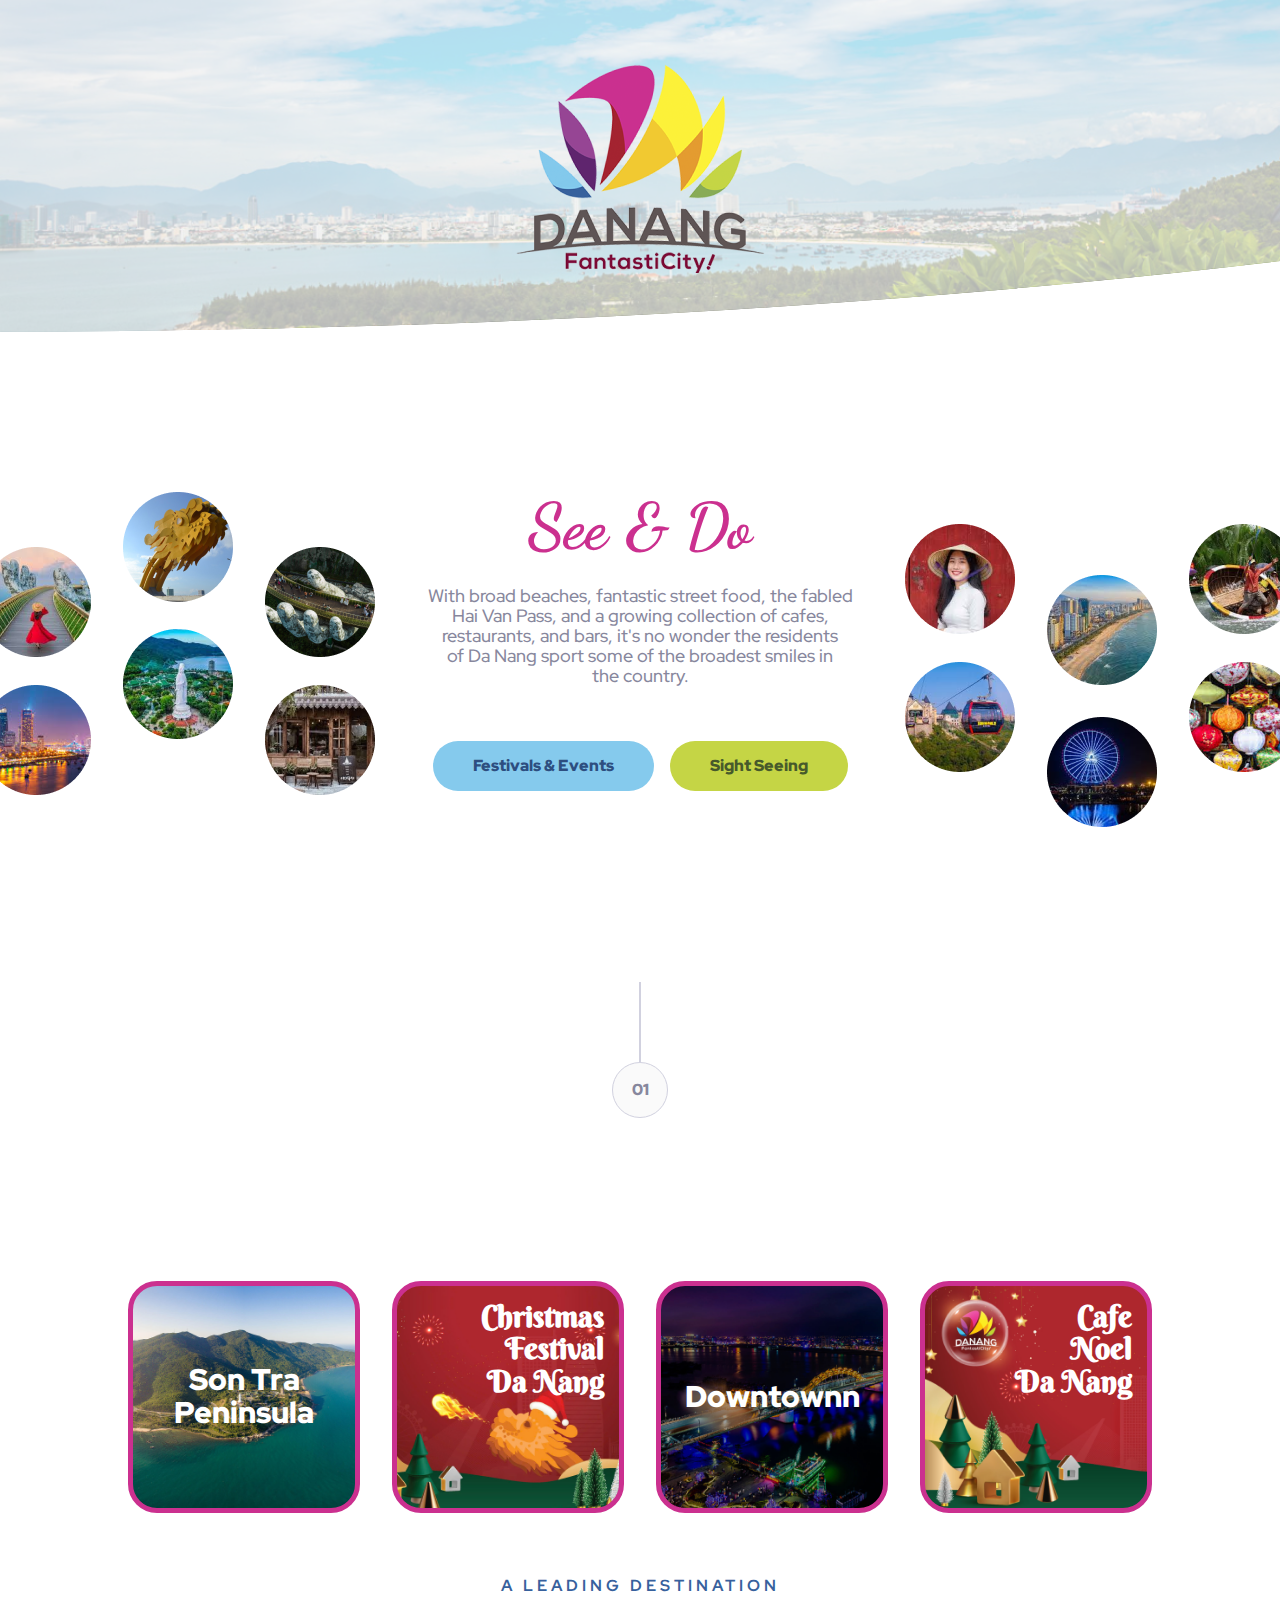
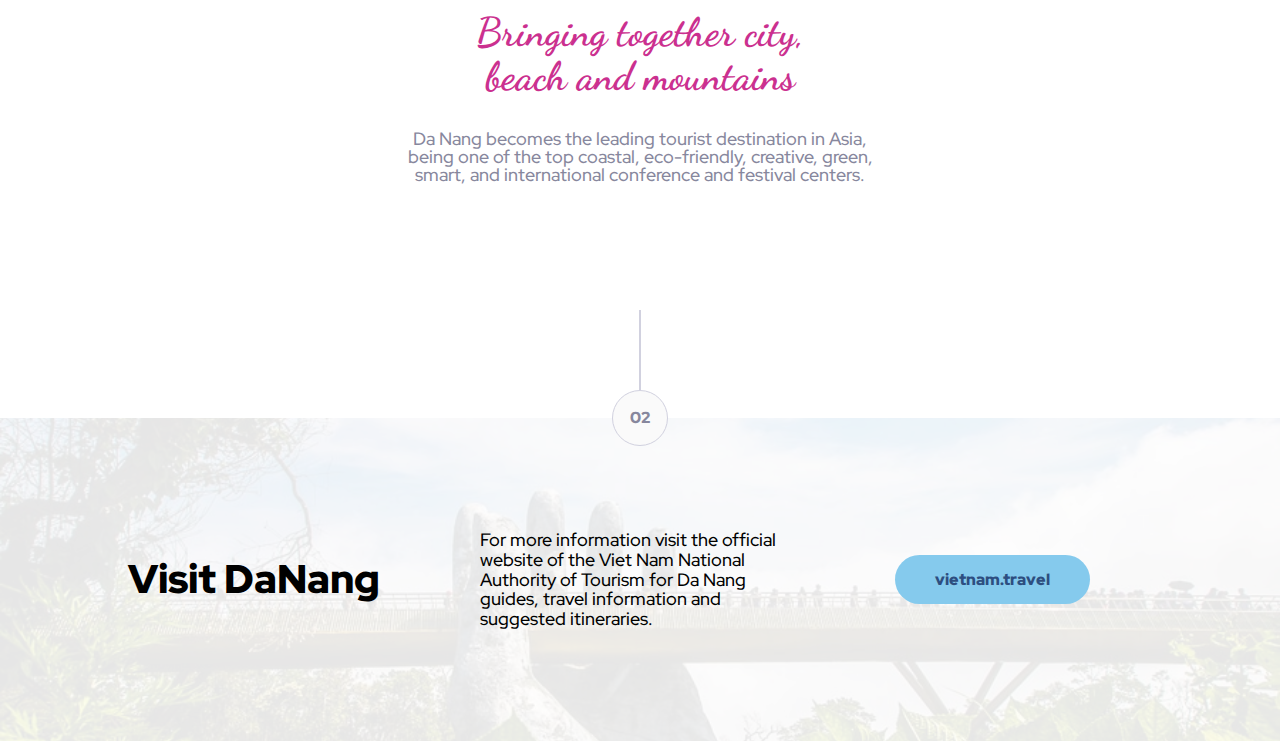
<file: index.html>
<!DOCTYPE html>
<html lang="en">
<head>
  <meta charset="UTF-8">
  <meta name="viewport" content="width=device-width, initial-scale=1.0">
  <meta name="description" content="A tourism orientated landing page for the city of Da Nang in Viet Nam">

  <link rel="icon" type="image/png" sizes="32x32" href="./assets/favicon-32x32.png">
  <link rel="preconnect" href="https://fonts.googleapis.com">
  <link rel="preconnect" href="https://fonts.gstatic.com" crossorigin>
  <link href="https://fonts.googleapis.com/css2?family=Red+Hat+Display:ital,wght@0,300..900;1,300..900&display=swap" rel="stylesheet">
  <link href="https://fonts.googleapis.com/css2?family=Dancing+Script:wght@400..700&display=swap" rel="stylesheet">
  <link href="https://fonts.googleapis.com/css2?family=Berkshire+Swash&display=swap" rel="stylesheet">
  <link rel="stylesheet" href="styles.css">

  <title>DaNang Fantasticity!</title>
</head>
<body class="base-font flex-col-cen">
  <header class="flex-col-cen header--dng">
    <div class="flex-col-cen header__clip--dng">
      <img class="logo--dng" src="assets/danang/main-logo--dng.png">
    </div>
  </header>
  <main>
    <!-- HERO -->
    <section class="hero flex-col-cen">
      <div class="hero__grid">
        <picture>
          <source media="(max-width: 799px)" srcset="assets/danang/Group3.png" />
          <source media="(min-width: 800px)" srcset="assets/danang/Group 1.png" />
          <img src="assets/danang/Group 1.png" alt="A collection small photos of the sights around Da Nang, Vietnam" />
        </picture>
        <article class="flex-col-cen hero__article">
          <h1 class="hero__heading hero__heading--dng">See & Do</h1>
          <p class="hero__paragraph">With broad beaches, fantastic street food, the fabled Hai Van Pass, and a growing collection of cafes, restaurants, and bars, it's no wonder the residents of Da Nang sport some of the broadest smiles in the country.</p>
          <ul class="flex hero__btns hero__btns--dng">
            <li class="hero__btn">
              <a href="https://danangfantasticity.com/en/category/festivals-amp-events?id=13106" class="hero__btn-one h__btn1--dng">Festivals & Events</a>
            </li>
            <li class="hero__btn">
              <a href="https://danangfantasticity.com/en/category/sight-seeing?id=13271" class="hero__btn-two h__btn2--dng">Sight Seeing</a>
            </li>
          </ul>
        </article>
        <img class="hero__img-right" src="assets/danang/Group 2.png" alt="A collection small photos of the sights around Da Nang, Vietnam">
      </div>
      <div class="div__comp flex-col-cen">
        <div class="div__line"></div>
        <div class="div__circle flex-col-cen">
          <p class="div__text">01</p>
        </div>
      </div>
    </section>


    <!-- s1 / 4-IMAGES -->
    <section class="s1 flex-col-cen">
      <article class="s1__grid">
        <div class="s1__img-1">
          <a class="s1__img-1-txt"
          href="https://danangfantasticity.com/en/natural/son-tra-peninsula" alt="A link to an article about Son Tra Peninsula">
            <p>Son Tra</p>
            <p>Peninsula</p>
          </a>
        </div>
        <div class="s1__img-2">
          <a href="https://danangfantasticity.com/en/from-september-to-december/danangs-first-ever-christmas-new-year-festival-2025" alt="A link to an article about Christmas 2025 festivities in Da Nang" class="s1__img-2-txt">
            <p>Christmas</p>
            <p>Festival</p>
            <p>Da Nang</p>
          </a>
        </div>
        <div class="s1__img-3">
          <a href="https://danangfantasticity.com/en/discovery/da-nang-downtown-2" alt="A link to an article about downtown Da Nang" class="s1__img-3-txt">
            <p>Downtownn</p>
          </a>
        </div>
        <div class="s1__img-4">
          <a href="https://danangfantasticity.com/en/discovery/a-round-up-of-beautifully-decorated-christmas-cafes-in-da-nang-2024" alt="A link to an article on cafes with christmas decorations in Da Nang" class="s1__img-4-txt">
            <p>Cafe</p>
            <p>Noel</p>
            <p>Da Nang</p>
          </a>
        </div>
        <div class="flex-col-cen s1__texts">
          <h1>
            <span class="s1__h1 s1__h1--danang">
              A LEADING DESTINATION
            </span>
            <span class="s1__h2 s1__h2--danang">
              Bringing together city, beach and mountains
            </span>
          </h1>
          <p class="s1__p1">Da Nang becomes the leading tourist destination in Asia, being one of the top coastal, eco-friendly, creative, green, smart, and international conference and festival centers.</p>
        </div>
      </article>
      <div class="div__comp flex-col-cen div2">
        <div class="div__line"></div>
        <div class="div__circle flex-col-cen">
          <p class="div__text">02</p>
        </div>
      </div>
    </section>
  </main>

  <!-- s2 / FOOTER -->
  <footer class="s2 s2__image--danang">
    <div class="s2__colour--danang flex-col-cen">
      <div class="s2__grid">
      <p class="s2__large-text s2__large-text--danang">Visit DaNang</p>
      <p class="s2__small-text s2__small-text--danang">For more information visit the official website of the Viet Nam National Authority of Tourism for Da Nang guides, travel information and suggested itineraries.</p>
       <ul class="s2__btns">
        <li>
          <a class="s2__btn s2__btn-one--danang" href="https://vietnam.travel/things-to-do/da-nang-itinerary">
            <p>vietnam.travel</p>
          </a>
        </li>
      </ul>
      </div>
    </div>
  </footer>
</body>
</html>
</file>
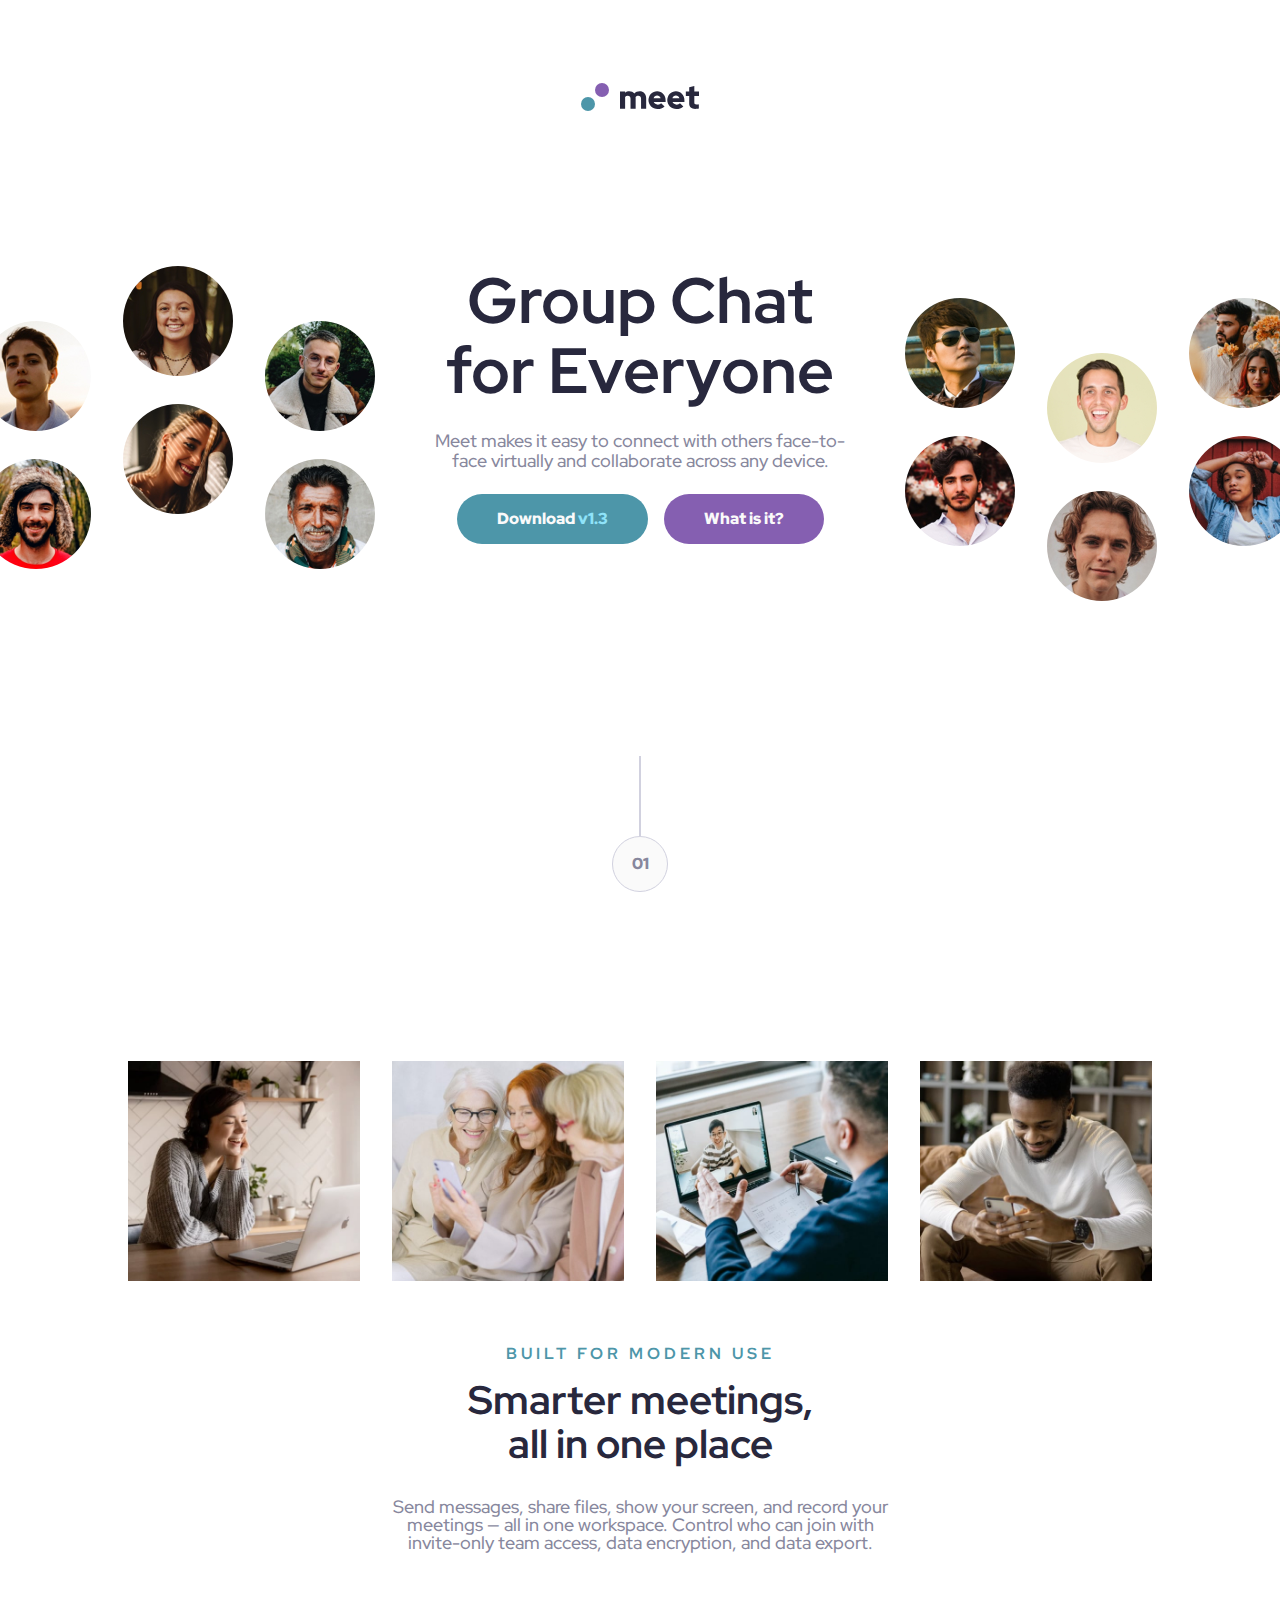
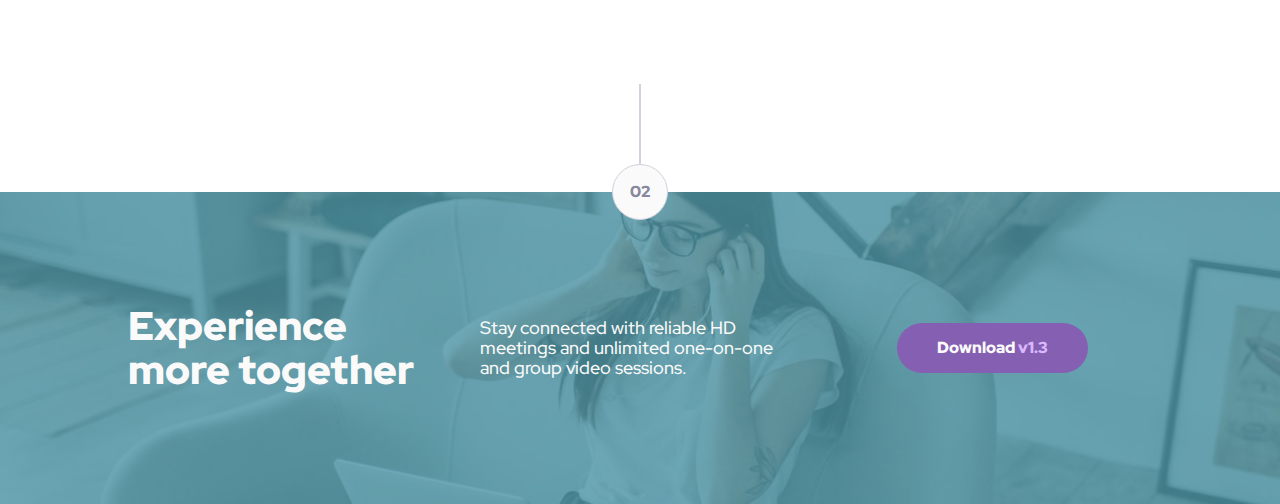
<file: meet.html>
<!DOCTYPE html>
<html lang="en">
<head>
  <meta charset="UTF-8">
  <meta name="viewport" content="width=device-width, initial-scale=1.0">
  <meta name="description" content="Frontend mentor challenge: create a landing page for an online meeting product">

  <link rel="icon" type="image/png" sizes="32x32" href="./assets/favicon-32x32.png">
  <link rel="preconnect" href="https://fonts.googleapis.com">
  <link rel="preconnect" href="https://fonts.gstatic.com" crossorigin>
  <link href="https://fonts.googleapis.com/css2?family=Red+Hat+Display:ital,wght@0,300..900;1,300..900&display=swap" rel="stylesheet">
  <link rel="stylesheet" href="styles.css">

  <title>Frontend Mentor | Meet landing page</title>
</head>
<body class="base-font flex-col-cen">
  <header class="flex-col-cen">
    <img class="logo-meet" src="assets/logo.svg">
  </header>
  <main>
    <!-- HERO -->
    <section class="hero flex-col-cen">
      <div class="hero__grid">
        <picture>
          <source media="(max-width: 799px)" srcset="assets/tablet/image-hero.png" />
          <source media="(min-width: 800px)" srcset="assets/desktop/image-hero-left.png" />
          <img src="assets/desktop/image-hero-left.png" alt="A collection of portrait photographs of people of different races, ages and genders" />
        </picture>
        <article class="flex-col-cen hero__article">
          <h1 class="hero__heading">Group Chat for Everyone</h1>
          <p class="hero__paragraph">Meet makes it easy to connect with others face-to-face virtually and collaborate across any device.</p>
          <ul class="flex hero__btns">
            <li class="hero__btn hero__btn-one">Download 
              <span class="hero__btn-one-highlight">v1.3</span>
            </li>
            <li class="hero__btn hero__btn-two">What is it?</li>
          </ul>
        </article>
        <img class="hero__img-right" src="assets/desktop/image-hero-right.png" alt="A collection of portrait photographs of people of different races, ages and genders">
      </div>
      <div class="div__comp flex-col-cen">
        <div class="div__line"></div>
        <div class="div__circle flex-col-cen">
          <p class="div__text">01</p>
        </div>
      </div>
    </section>


    <!-- s1 / 4-IMAGES -->
    <section class="s1 flex-col-cen">
      <article class="s1__grid">
        <img class="s1__img" src="assets/desktop/image-woman-in-videocall.jpg">
        <img class="s1__img" src="assets/desktop/image-women-videochatting.jpg">
        <img class="s1__img" src="assets/desktop/image-men-in-meeting.jpg">
        <img class="s1__img" src="assets/desktop/image-man-texting.jpg">
        <div class="flex-col-cen s1__texts">
          <h1>
            <span class="s1__h1">
              BUILT FOR MODERN USE
            </span>
            <span class="s1__h2">
              Smarter meetings, all in one place 
            </span>
          </h1>
          <p class="s1__p1">Send messages, share files, show your screen, and record your meetings — all in one workspace. Control who can join with invite-only team access, data encryption, and data export.</p>
        </div>
      </article>
      <div class="div__comp flex-col-cen div2">
        <div class="div__line"></div>
        <div class="div__circle flex-col-cen">
          <p class="div__text">02</p>
        </div>
      </div>
    </section>
  </main>

  <!-- s2 / FOOTER -->
  <footer class="s2 s2__image">
    <div class="s2__colour flex-col-cen">
      <div class="s2__grid">
      <p class="s2__large-text">Experience more together</p>
      <p class="s2__small-text">Stay connected with reliable HD meetings and unlimited one-on-one and group video sessions.</p>
       <ul class="s2__btns">
        <li class="s2__btn s2__btn-one">
          Download
          <span class="s2__btn-one-highlight"> v1.3</span>
        </li>
      </ul>
      </div>
    </div>
  </footer>
</body>
</html>
</file>
<file: styles.css>
/*=================*/
/*----Variables----*/
/*=================*/
:root {
/* fonts: apply 'base' to body and adjustments where needed */
--text-base-font: "Red Hat Display", sans-serif;
--text-base-optical-sizing: auto;
--text-base-font-style: normal;
--text-base-size: 1rem;
--text-base-weight: 900;
--text-base-line-height: 110%;
--text-base-letter-spacing: 0px;
--text-1-size: 4rem;
--text-2-size: 2.5rem;
--text-3-letter-spacing: 0.25rem;
--text-4-size: 1.125rem;
--text-4-weight: 500;
--text-5-line-height: 150;
/* colours */
--color-cyan-600: #4D96A9;
--color-cyan-300: #8FE3F9;
--color-purple-600: #855FB1;
--color-purple-300: #D9B8FF;
--color-slate-900: #28283D;
--color-slate-600: #87879D;
--color-slate-300: #D1D1DF;
--color-white: #FAFAFA;
/* Spacing */
--spacing: clamp(4px, 0.8vw, 112px);
}

/*=============*/
/*----Reset----*/
/*=============*/
*, *::before, *::after {
  box-sizing: border-box;
}
* {
  margin: 0;
}
body {
  line-height: 1.5;
  -webkit-font-smoothing: antialiased;
}
img, picture, video, canvas, svg {
  display: block;
  max-width: 100%;
}

p, h1, h2, h3, h4, h5, h6 {
  overflow-wrap: break-word;
}
p {
  text-wrap: pretty;
}
h1, h2, h3, h4, h5, h6 {
  text-wrap: balance;
}

#root, #__next {
  isolation: isolate;
}


/*==============*/
/*----GLOBAL STYLES----*/
/*==============*/
.base-font {
  font-family: var(--text-base-font);
  font-optical-sizing: var(--text-base-optical-sizing);
  font-style: var(--text-base-font-style);
  font-size: var(--text-base-size);
  font-weight: var(--text-base-weight);
  line-height: var(--text-base-line-height);
  letter-spacing: var(--text-base-letter-spacing);
  text-align: center;
}

/*==================================*/
/*----STYLES USED MULTIPLE TIMES----*/
/*==================================*/
.flex {
  display: flex;
  flex-wrap: wrap;
}

.flex-col-cen {
  display: flex;
  flex-direction: column;
  align-items: center;
}

.div__line {
  height: 80px;
  width: 1px;
  border: 1px solid var(--color-slate-300);
}

.div__circle {
  height: 56px;
  width: 56px;
  border-radius: 50%;
  border: 1px solid var(--color-slate-300);
  justify-content: center;
  background-color: var(--color-white);
}

.div__text {
  color: var(--color-slate-600);
}


/*==============*/
/*----HEADER----*/
/*==============*/
.logo-meet {
  padding-top: 83px
}


/*========================*/
/*----STYLINE FOR HERO----*/
/*========================*/
.hero {
  height: calc(100vh - 119px); /* so header &  hero takes up  screen */
  overflow: hidden;
}

.hero__grid {
  width: 103%; /* to crop image edges of screen */
  margin-block: auto;
  display: grid;
  grid-template-columns: 1fr 1fr 1fr;
  gap: 1rem;
}

.hero__article {
  max-width: min(45ch, 80vw);
  width: min(40ch);
  margin: 0 auto;
}

.hero__heading {
  font-size: var(--text-1-size);
  line-height: var(--text-base-line-height);
  color: var(--color-slate-900);
}

.hero__paragraph {
  font-size: var(--text-4-size);
  line-height: var(--text-base-line-height);
  font-weight: var(--text-4-weight);
  padding: 1.5rem 0;
  color: var(--color-slate-600);
}

.hero__btns {
  list-style-type: none;
  justify-content: center;
  padding: 0;
  gap: 1rem;
}

.hero__btn {
  border-radius: 1.8125rem;
  color: var(--color-white);
  overflow: hidden;
}

.hero__btn-one {
  display: inline-block;
  padding: 1em 2.5em;
  background-color: var(--color-cyan-600);
}

.hero__btn-one-highlight {
  color: var(--color-cyan-300);
}

.hero__btn-two {
  display: inline-block;
  padding: 1em 2.5em;
  background-color: var(--color-purple-600);
}

.hero__img-left {
  justify-self:start;
}

.hero__img-right {
  justify-self:end;
  margin-top: 2rem;
}

.picture {
  margin: auto;
}


/*======================*/
/*----SECTION 1 (s1)----*/
/*======================*/
.s1 {
  height: 100vh;
}

.s1__grid {
  max-width: 80%;
  margin: auto;
  padding-top: 64px;
  display: grid;
  grid-template-columns: 1fr 1fr 1fr 1fr;
  gap: 2rem;
}

.s1__texts {
  padding-top: 2rem;
  grid-column: 2 / 4;
  grid-row: 2 / 3;
}

.s1__h1 {
  display: block;
  font-size: var(--text-base-size);
  letter-spacing: var(--text-3-letter-spacing);
  margin-bottom: 1rem;
  color: var(--color-cyan-600);
}

.s1__h2 {
  display: block;
  font-size: var(--text-2-size);
  line-height: var(--text-base-line-height);
  color: var(--color-slate-900);
  margin-bottom: 2rem;
}

.s1__p1 {
  font-size: var(--text-4-size);
  font-weight: var(--text-4-weight);
  color: var(--color-slate-600);
}


/*================================*/
/*----SECTION 2 (s2) /  FOOTER----*/
/*================================*/
.div2 {
  position: relative;
  transform:translateY(28px);
}

.s2 {
  width: 100%;
}

.s2__image {
  background-image: url(assets/desktop/image-footer.jpg);
  background-size: cover;
  background-position: center;
}

.s2__colour {
  background-color:rgba(77, 150, 168, 0.8);
}

.s2__grid {
  max-width: 80%;
  margin: 112px auto;
  display: grid;
  grid-template-columns: 1fr 1fr 1fr;
  align-items: center;
  gap: 32px;
}

.s2__large-text {
  font-size: var(--text-2-size);
  line-height: var(--text-base-line-height);
  color: var(--color-white);
  text-align: left;
}

.s2__small-text {
  font-size: var(--text-4-size);
  line-height: var(--text-base-line-height);
  font-weight: var(--text-4-weight);
  color: var(--color-white);
  text-align: left;
}

.s2__btns {
  list-style-type: none;
  justify-content: center;
  padding: 0; 
}

.s2__btn {
  padding: 16px 40px;
  border-radius: 29px;
  color: var(--color-white)
}

.s2__btn-one {
  display: inline-block;
  background-color: var(--color-purple-600);
}

.s2__btn-one-highlight {
  color: var(--color-purple-300);
}


/*===========================================*/
/*----ADJUSTMENTS FOR DANANG (dng) DESIGN----*/
/*===========================================*/

/* header */
.logo--dng {
  padding: 4rem 0;
}

.header--dng {
  width: 100%;
  background-image: url(assets/danang/header-banner.jpg);
  background-repeat: no-repeat;
  background-size:cover;
  background-position-y: 50%;
  clip-path: ellipse(2500px 500px at 0 -50%);
}

.header__clip--dng {
  width: 100%;
  background-color: rgba(256, 256, 256, 70%);
}

/* hero */
.hero__heading--dng,
.s1__h2--danang {
  font-family: "Dancing Script", cursive;
  color: #CB308F;
}

.hero__btns--dng {
  padding-top: 2rem;
}

.h__btn1--dng {
  background-color: #85CAED;
  color: #2D4E80;
  text-decoration: none;
  padding: 1em 2.5em;
}

.h__btn1--dng:hover {
  background-color: #2D4E80;
  color: #85CAED;
  cursor:pointer;
}

.h__btn2--dng {
  background-color:#C5D545;
  color: #475A2B;
  text-decoration: none;
}

.h__btn2--dng:hover {
  color:#C5D545;
  background-color: #475A2B;
  cursor: pointer;
}

.s1__img-1, .s1__img-2,
.s1__img-3, .s1__img-4 {
  background-repeat: no-repeat;
  background-size: cover;
  aspect-ratio: 1;
  border: 5px solid  #CB308F;
  border-radius: 29px;
  overflow: hidden;
  }

.s1__img-1-txt, 
.s1__img-2-txt, 
.s1__img-3-txt, 
.s1__img-4-txt {
  display: flex;
  flex-direction: column;
  justify-content: center;
  width: 100%;
  height: 100%;
  padding: 0.5em;
  font-size: clamp(0.7292rem, 0.2518rem + 2vw, 2.4rem);
  line-height: 110%;
  text-decoration:none;
  color: white;
}

.s1__img-2-txt, .s1__img-4-txt {
  font-family: "Berkshire Swash", serif;
  justify-content: flex-start;
  align-items: flex-end;
}
  
.s1__img-1-txt:hover,
.s1__img-2-txt:hover,
.s1__img-3-txt:hover,
.s1__img-4-txt:hover {
  background-color: rgba(0, 0, 0, 0.3);
  cursor: pointer;
}

.s1__img-1 {
  background-image: url(assets/danang/square-one.png);
}

.s1__img-2 {
  background-image: url(assets/danang/square-two.png);
}

.s1__img-3 {
  background-image: url(assets/danang/square-three.png);
}

.s1__img-4 {
  background-image: url(assets/danang/square-four.png);
}

.s1__h1--danang {
  color: #37619D;
}

.s2__image--danang {
  background-image: url(assets/danang/footer-banner.jpg);
  background-size: cover;
  background-position: center;
}

.s2__colour--danang {
  background-color: rgba(256, 256, 256, 90%);
}

.s2__large-text--danang,
.s2__small-text--danang {
  color: black;
}

.s2__btn-one--danang {
  display: inline-block;
  background-color: #85CAED;
  color: #2D4E80;
  text-decoration: none;
}

.s2__btn-one--danang:hover {
  background-color: #2D4E80;
  color: #85CAED;
  cursor:pointer;
}


/*==========================*/
/*----TABLET ADJUSTMENTS----*/
/*==========================*/
@media (max-width: 799px) {
  .hero {
    height: 110vh;
  }

  .hero__grid {
    grid-template-columns: 1fr;
  }

  .hero__article {
    padding-top: 4rem;
  }

  .hero__heading {
    font-size: 3rem;
  }

  .hero__paragraph {
    font-size: 1rem;
    line-height: 150%;
  }

  .hero__img-right {
    display: none; /* Hide on smaller screens */
  }

  .s1 {
    height: 80vh;
  }

  .s1__heading--one {
    font-size: 0.875rem;
  }

  .s1__heading--two {
    font-size: 2.25rem;
  }

  .s1__paragraph {
    font-size: 1rem;
  }

  .s1__texts {
    grid-column: 1 / -1;
    grid-row: 2 / 3;
    max-width: 80%;
    margin: auto;
  }

  .s2 {
    width: 100%;
  }

  .s2__grid {
    grid-template-columns: 1fr;
  }

  .s2__image {
    background-image: url(assets/tablet/image-footer.jpg);
    object-fit: cover;
  }

  .s2__large-text {
    font-size: 2.25rem;
    text-align: center;
  }

  .s2__small-text {
    font-size: 1rem;
    text-align: center;
  }
}


/*==============*/
/*----MOBILE----*/
/*==============*/
@media (max-width: 700px) {
  .hero,
  .s1 {
    height: auto;
  }

  .div__comp {
    padding-top: 4rem;
  }

  .s1__grid {
    grid-template-columns: 1fr 1fr;
  }

  .hero__heading {
    font-size: 40px;
  }

  .s1__texts {
    grid-column: 1 / 3;
    grid-row: 3 / 4;
    max-width: 100%;
  }

  .s1__heading--two {
    font-size: 2rem;
  }

  .s2__image {
    background-image: url(assets/tablet/image-footer.jpg);
  }
}
</file>
